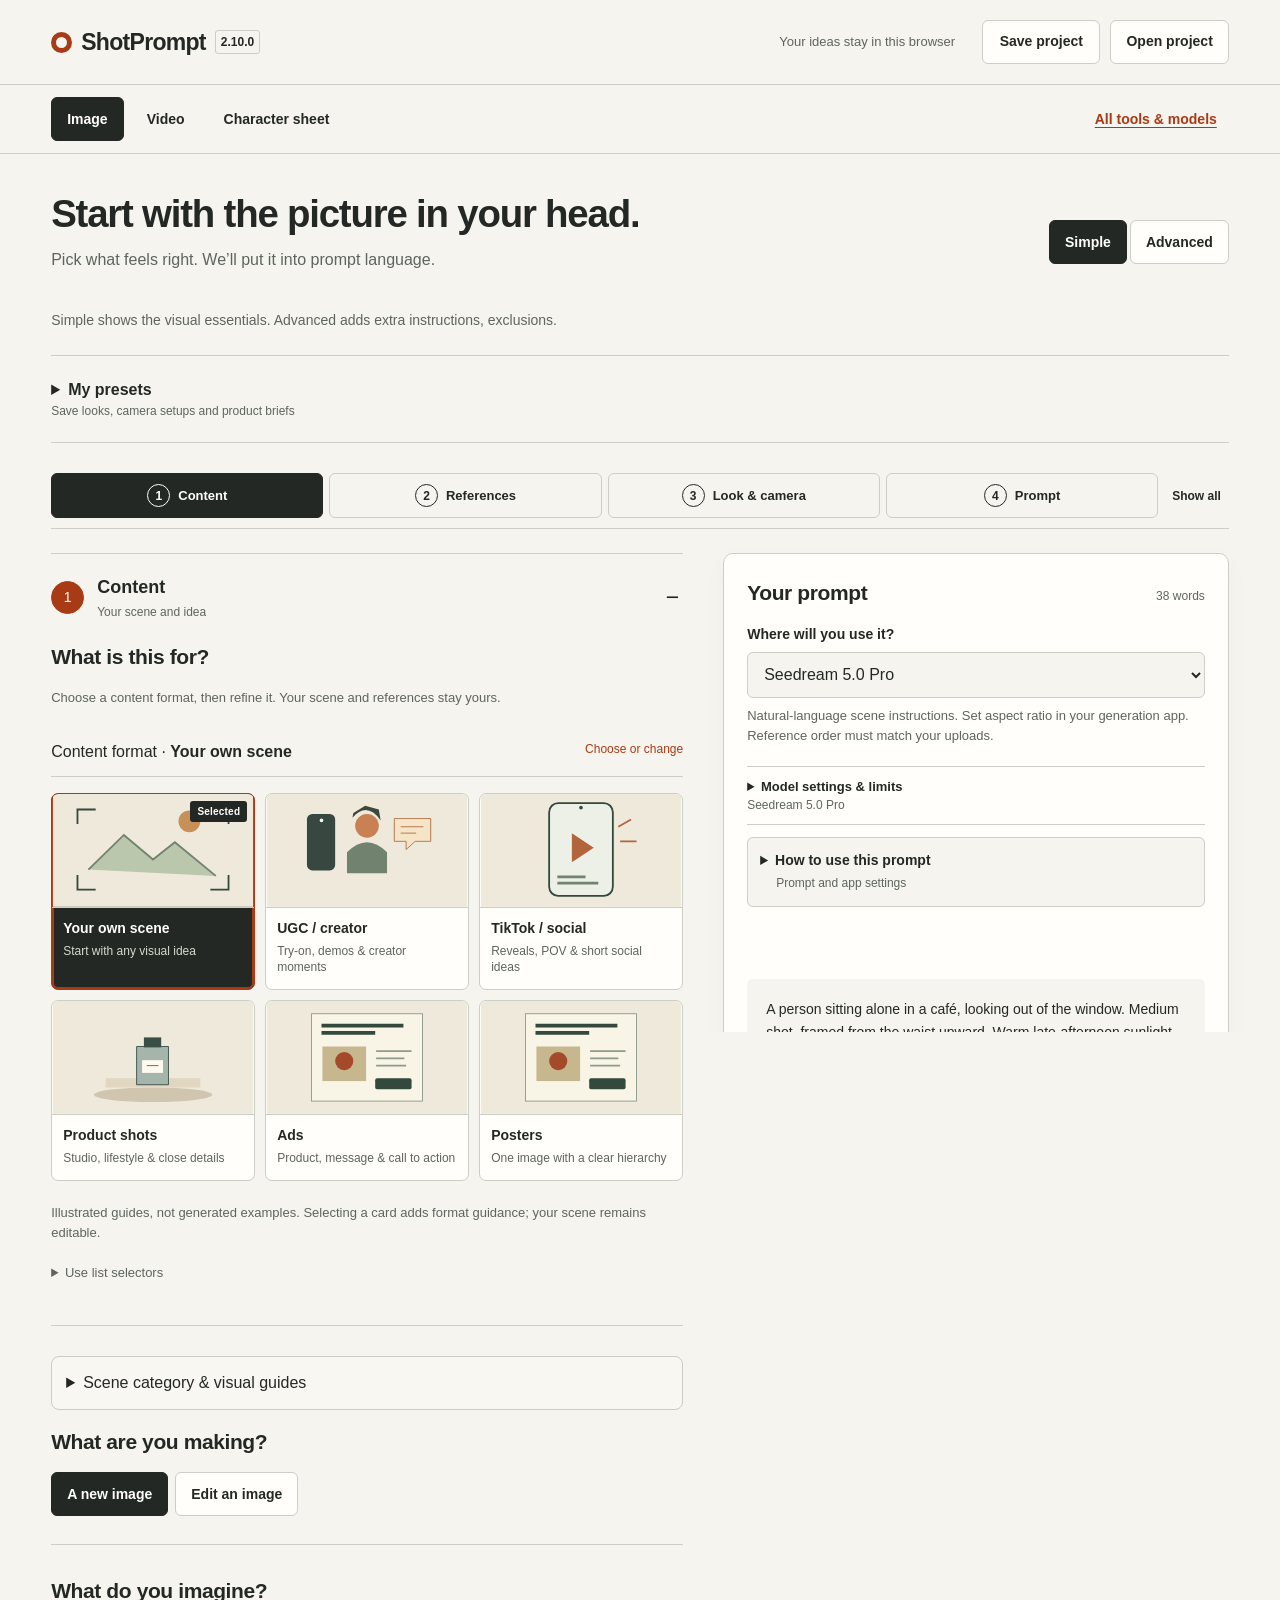
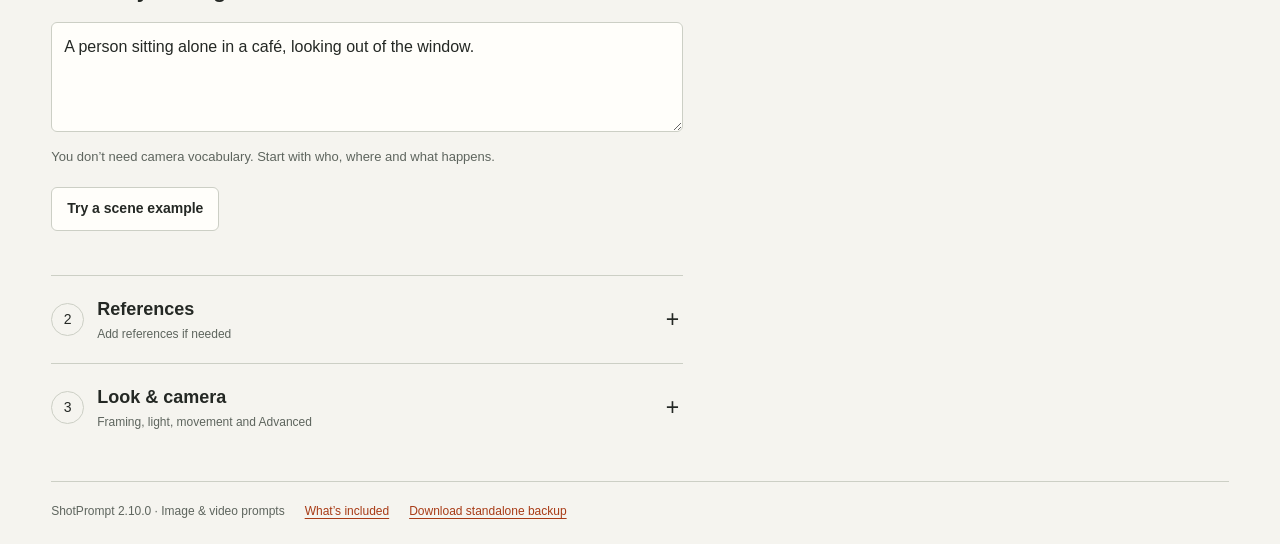
<file: index.html>
<!doctype html>
<html lang="en"><head><meta charset="utf-8"><meta name="viewport" content="width=device-width,initial-scale=1,viewport-fit=cover"><meta name="theme-color" content="#f5f4ef"><meta name="robots" content="noindex,nofollow"><title>ShotPrompt 2.10.0 — Picture it. Build it.</title><link rel="stylesheet" href="style.css?v=2.10.0"></head>
<body><a class="skip" href="#editor">Skip to builder</a><header><a class="brand" href="index.html"><span class="brandmark"></span>ShotPrompt <small>2.10.0</small></a><span class="privacy">Your ideas stay in this browser</span><div class="project-actions" role="group" aria-label="Project files"><button type="button" id="export">Save project</button><button type="button" id="open-project">Open project</button><input id="import" type="file" accept="application/json,.json" hidden aria-label="Choose a project file"></div></header>
<nav aria-label="Builder"><button data-type="image">Image</button><button data-type="video">Video</button><button data-type="sheet">Character sheet</button><a class="tools-nav" href="tools.html">All tools &amp; models</a></nav>
<main><section class="intro"><div><h1 id="heading">Start with the picture in your head.</h1><p id="subtitle">Pick what feels right. We’ll put it into prompt language.</p></div><div class="mode" role="group" aria-label="Control detail"><button id="simple">Simple</button><button id="advanced">Advanced</button></div></section>
<p class="mode-explainer" id="mode-explainer"></p><section id="migration-note" class="help" hidden><p>Your earlier writing project is preserved in this browser. Download its backup for your future project.</p><button id="download-retired">Download archived project</button><button id="dismiss-migration">Dismiss</button></section><nav id="workflow-nav" class="workflow-nav" aria-label="Build your prompt"></nav><div class="workspace"><section id="editor" tabindex="-1" aria-label="Visual builder"></section><aside id="prompt-panel" tabindex="-1" aria-label="Prompt output"><button type="button" id="back-builder" class="back-builder">← Back to builder</button><div class="output-head"><h2>Your prompt</h2><span id="wordcount"></span></div><label for="model">Where will you use it?</label><select id="model"></select><p class="hint" id="profile-note"></p><details id="model-guidance" class="model-guidance"><summary>How to use this prompt <small id="destination-caption"></small></summary><div id="destination-guide"></div></details><div id="mapping"></div><section id="advanced-summary" class="advanced-summary" hidden aria-live="polite"></section><div class="draftbar" id="draftbar" hidden>Your edits are kept. Builder changes are waiting.<button id="rebuild">Use updated builder</button></div><section id="timing-handoff" class="timing-handoff" hidden></section><section id="edit-summary" class="edit-summary" hidden></section><label for="output" class="sr-only">Editable final output</label><p id="prompt-feedback" role="status" aria-live="polite"></p><textarea id="output" spellcheck="false"></textarea><div class="actions"><button class="primary" id="copy">Copy prompt</button><button id="download">Download text</button></div><div id="checks" aria-live="polite"></div><p class="hint">A clearer prompt improves instructions, but cannot guarantee a model follows every detail. Check the actual result.</p></aside></div>
<footer><span>ShotPrompt 2.10.0 · Image & video prompts</span><a href="README.md">What’s included</a><a href="shotprompt-2.10.0.zip" download>Download standalone backup</a></footer></main><dialog id="preset-dialog" aria-labelledby="preset-title"><div id="preset-content"></div><div class="preset-dialog-actions"><button type="button" id="cancel-preset">Keep my current choices</button><button type="button" id="apply-preset" class="primary">Apply this preset</button></div></dialog><div class="mobile-prompt-bar" role="group" aria-label="Prompt shortcuts"><button type="button" id="view-prompt">View prompt</button><button type="button" id="quick-copy" class="primary">Copy prompt</button></div><div id="toast" role="status"></div><script src="composer.js?v=2.10.0"></script><script src="cinema.js?v=2.10.0"></script><script src="timing.js?v=2.10.0"></script><script src="model-data.js?v=2.10.0"></script><script src="review.js?v=2.10.0"></script><script src="editing.js?v=2.10.0"></script><script src="guidance.js?v=2.10.0"></script><script src="content.js?v=2.10.0"></script>
<script src="workflow.js?v=2.10.0"></script><script src="studio.js?v=2.10.0"></script><script src="app.js?v=2.10.0"></script><dialog id="content-dialog" aria-labelledby="content-preview-title"><div id="content-preview"></div><div class="mini-actions"><button id="cancel-content">Cancel</button><button id="apply-content">Apply example</button></div></dialog>
</body></html>
</file>
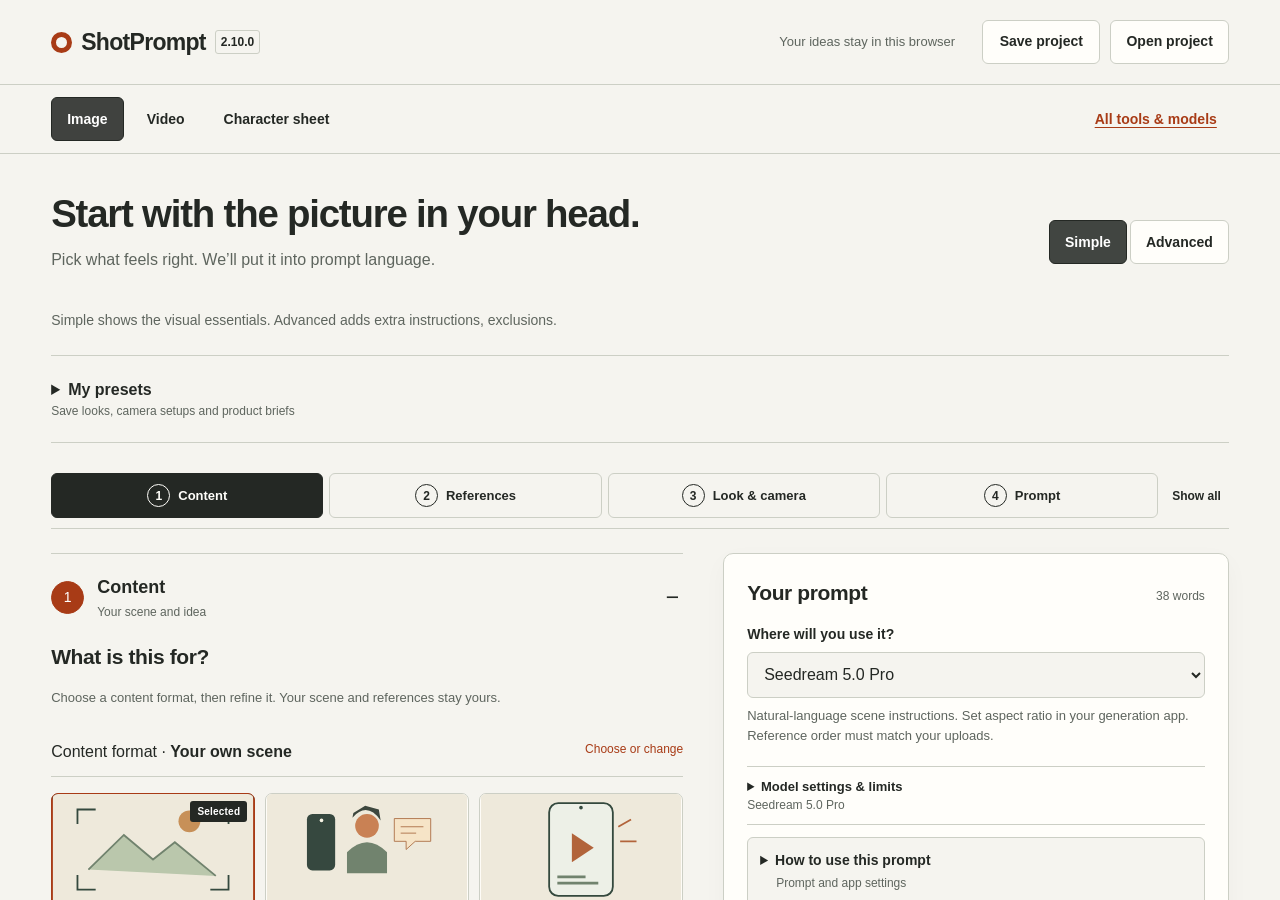
<file: legacy/index.html>
<!doctype html><html lang="en"><head><meta charset="utf-8"><meta name="robots" content="noindex,nofollow"><meta http-equiv="refresh" content="0;url=../index.html"><title>Open ShotPrompt</title></head><body><p>The original workspace has been retired. <a href="../index.html">Open the current ShotPrompt builder</a>.</p></body></html>
</file>
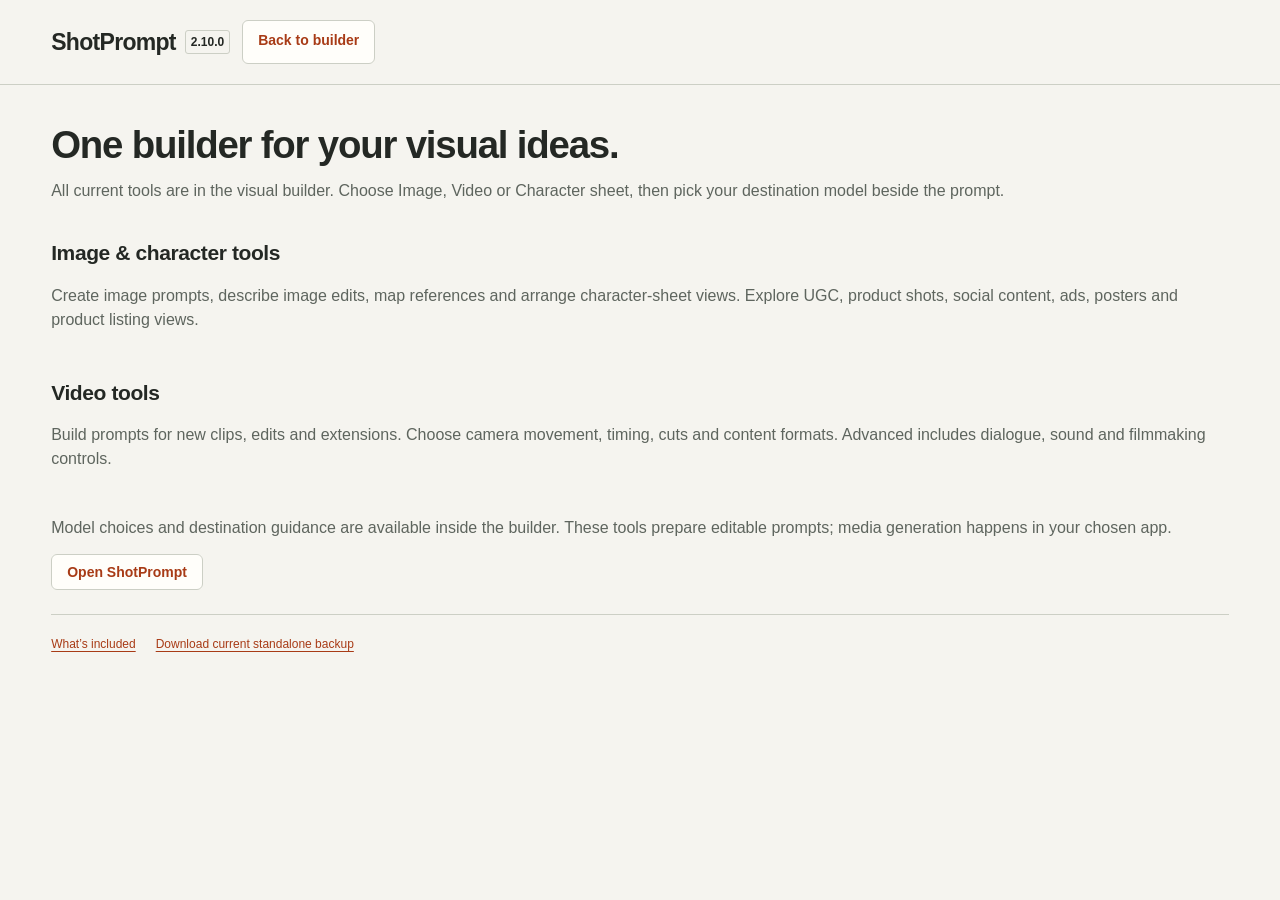
<file: tools.html>
<!doctype html><html lang="en"><head><meta charset="utf-8"><meta name="viewport" content="width=device-width,initial-scale=1"><meta name="robots" content="noindex,nofollow"><title>Tools & models — ShotPrompt 2.10.0</title><link rel="stylesheet" href="style.css?v=2.10.0"></head><body><header><a class="brand" href="index.html">ShotPrompt <small>2.10.0</small></a><a class="button" href="index.html">Back to builder</a></header><main><h1>One builder for your visual ideas.</h1><p>All current tools are in the visual builder. Choose Image, Video or Character sheet, then pick your destination model beside the prompt.</p><section id="image" class="tool-section"><h2>Image & character tools</h2><p>Create image prompts, describe image edits, map references and arrange character-sheet views. Explore UGC, product shots, social content, ads, posters and product listing views.</p></section><section id="video" class="tool-section"><h2>Video tools</h2><p>Build prompts for new clips, edits and extensions. Choose camera movement, timing, cuts and content formats. Advanced includes dialogue, sound and filmmaking controls.</p></section><p>Model choices and destination guidance are available inside the builder. These tools prepare editable prompts; media generation happens in your chosen app.</p><a class="button" href="index.html">Open ShotPrompt</a><footer><a href="README.md">What’s included</a><a href="shotprompt-2.10.0.zip" download>Download current standalone backup</a></footer></main></body></html>
</file>
<file: style.css>
:root{color-scheme:light;--paper:#f5f4ef;--surface:#fffefa;--ink:#242824;--muted:#5e655e;--line:#cccfc5;--accent:#a83b16;--soft:#efe6d8}*{box-sizing:border-box}body{margin:0;background:var(--paper);color:var(--ink);font:16px/1.5 'Segoe UI',sans-serif}::selection{background:#f3c6ac;color:#242824}button,input,textarea,select{font:inherit;color:inherit}button,.button,summary{cursor:pointer}button,.button,select,input,textarea{border:1px solid var(--line);border-radius:6px;background:var(--surface)}button,.button{min-height:44px;padding:9px 15px;font-size:14px;font-weight:600;text-decoration:none}@media(hover:hover) and (pointer:fine){button:hover,.button:hover{background:#eaece4}}button:disabled{opacity:.45;cursor:not-allowed}button[aria-pressed=true]{background:var(--ink);color:white;border-color:var(--ink)}button.primary{background:var(--accent);border-color:var(--accent);color:white}button.primary:hover{background:#873011}:focus-visible{outline:3px solid var(--accent);outline-offset:3px}header{display:flex;align-items:center;gap:12px;padding:20px 4%;border-bottom:1px solid var(--line)}.brand{display:flex;align-items:center;gap:9px;font-size:23px;font-weight:700;color:var(--ink);text-decoration:none;letter-spacing:-.7px}.brand small{font-size:12px;letter-spacing:0;border:1px solid var(--line);padding:2px 5px;border-radius:3px}.brandmark{width:21px;height:21px;border:5px solid var(--accent);border-radius:50%}.privacy{margin-left:auto;margin-right:15px;color:var(--muted);font-size:13px}nav{display:flex;gap:7px;padding:12px 4%;border-bottom:1px solid var(--line);overflow:auto}nav button{border-color:transparent;white-space:nowrap;background:transparent}main{max-width:1510px;margin:auto;padding:38px 4% 24px}.intro{display:flex;align-items:center;justify-content:space-between;gap:24px;margin-bottom:30px}h1{font-size:clamp(27px,3vw,39px);line-height:1.15;letter-spacing:-1.2px;font-weight:650;margin:0 0 12px}p{margin:8px 0 20px;color:var(--muted)}h2{font-size:21px;font-weight:650;margin:0 0 15px;letter-spacing:-.4px}h3{font-size:16px;margin:0 0 8px}.mode{display:flex;gap:3px;flex-shrink:0}.workspace{display:grid;grid-template-columns:minmax(0,1.25fr) minmax(330px,1fr);gap:40px;align-items:start}#editor{min-width:0}.block{margin-bottom:30px;padding-bottom:28px;border-bottom:1px solid var(--line)}.block:last-child{border:0}.hint{font-size:13px;line-height:1.55;color:var(--muted)}label{display:block;font-size:14px;font-weight:600;margin-bottom:7px}input,select,textarea{width:100%;padding:11px 12px;min-height:46px;caret-color:var(--accent)}textarea{resize:vertical;line-height:1.65}input,textarea{background:var(--surface)}input::placeholder,textarea::placeholder{color:#686d65}#idea{min-height:110px}.choices{display:grid;grid-template-columns:repeat(4,minmax(0,1fr));gap:9px}.choices button{padding:8px 6px 12px;min-width:0;text-align:left;display:flex;flex-direction:column;gap:3px;overflow:hidden}.choices button svg{width:100%;height:86px;margin-bottom:6px;border-radius:3px;background:var(--soft);color:#535b50}.choices button[aria-pressed=true] svg{background:#dce0cf;color:#283525}.choices small{font-size:11px;font-weight:400;line-height:1.35;opacity:.85}.choices strong{font-size:13px;font-weight:600;padding:0 3px}.choices small{padding:0 3px}.pills{display:flex;flex-wrap:wrap;gap:7px}.row{display:grid;grid-template-columns:1fr 1fr;gap:14px;margin:15px 0}.field{margin:15px 0}.output-head{display:flex;justify-content:space-between;align-items:baseline}#wordcount{font-size:12px;color:var(--muted)}aside{background:var(--surface);border:1px solid var(--line);border-radius:10px;padding:23px;position:sticky;top:18px;min-width:0;box-shadow:0 8px 25px #24282408}aside select{background:var(--paper)}#output{min-height:365px;border-color:transparent;background:var(--paper);font-size:14px;padding:18px;margin:6px 0 13px}.actions{display:flex;gap:9px}.actions .primary{flex:1}#checks{font-size:13px;margin-top:20px}#checks ul{padding-left:20px;color:#8a3416}#checks li{margin-bottom:8px}.ok{color:#36533b}.draftbar{background:#fff0d9;padding:12px;font-size:13px;border-radius:5px;margin-bottom:10px}.draftbar button{margin-top:8px;display:block}#mapping{font-size:12px;background:var(--paper);border-radius:4px;overflow-wrap:anywhere}#mapping:not(:empty){padding:10px;margin-bottom:12px}#mapping p{margin:2px 0;color:var(--ink)}.reference,.frame{border-bottom:1px solid var(--line);padding:15px 0}.reference input{min-width:0}.reference .row{margin:8px 0}.thumbnail{width:62px;height:62px;object-fit:cover;float:left;margin:4px 12px 8px 0;border-radius:4px}.panel-grid{display:grid;grid-template-columns:1fr 1fr;gap:10px}.panel{background:var(--soft);padding:14px;border-radius:5px}.panel svg{height:90px;width:100%;color:#535b50}.panel label{margin-top:6px}.frame-head{display:flex;align-items:center;justify-content:space-between;gap:8px;margin-bottom:10px}.frame-head span{font-size:13px;color:var(--muted)}.frame-controls{display:flex;gap:5px}.frame-controls button{padding:8px 12px}footer{display:flex;gap:20px;flex-wrap:wrap;align-items:start;font-size:12px;color:var(--muted);border-top:1px solid var(--line);margin-top:30px;padding-top:20px}a{color:var(--accent);text-underline-offset:3px}footer details{margin-left:auto;max-width:370px}#toast{position:fixed;bottom:24px;left:50%;transform:translateX(-50%);background:var(--ink);color:white;padding:12px 22px;border-radius:5px;display:none;z-index:10;max-width:90vw}#toast.on{display:block}.sr-only,.skip{position:absolute;width:1px;height:1px;overflow:hidden;clip-path:inset(50%)}.skip:focus{width:auto;height:auto;clip-path:none;z-index:20;background:white;padding:10px}.help{padding:14px;background:#e9ece0;font-size:13px;border-radius:5px}.help p{margin:0}.disabled-note{color:#8a3416}.mini-actions{display:flex;gap:8px;margin-top:12px;flex-wrap:wrap}@media(min-width:1450px){#output{min-height:440px}}@media(max-width:1000px){.workspace{gap:22px;grid-template-columns:minmax(0,1fr) minmax(300px,.9fr)}.choices{grid-template-columns:repeat(2,minmax(0,1fr))}.privacy{display:none}header .brand{margin-right:auto}.intro{align-items:start}h1{max-width:440px}}@media(max-width:720px){header{flex-wrap:wrap;padding:16px 5%;gap:8px}.brand{width:100%;margin-bottom:5px}.workspace{grid-template-columns:1fr}.intro{display:block}.mode{margin-top:18px}main{padding:26px 5%}.intro h1{max-width:100%}aside{position:static;padding:18px}.choices{grid-template-columns:repeat(2,minmax(0,1fr))}.choices button svg{height:100px}.row{gap:9px}footer details{margin-left:0}#output{min-height:320px}.actions{flex-wrap:wrap}nav{padding-left:5%}nav button{padding:8px 11px}}@media(prefers-reduced-motion:no-preference){button{transition:background-color 120ms ease-out}button:active{transform:translateY(1px)}}

.tools-nav{white-space:nowrap;align-self:center;margin-left:auto;padding:9px 12px;font-size:14px;font-weight:600}.tool-access{display:flex;gap:12px;justify-content:space-between;flex-wrap:wrap;padding:14px 0 20px;font-size:13px}.mode-explainer{font-size:14px;margin:-12px 0 24px;max-width:75ch}.advanced-controls{background:#fff0dc;border:1px solid #bd8e5a!important;border-radius:8px;padding:20px;scroll-margin-top:20px}.advanced-badge{display:inline-block;vertical-align:middle;font-size:11px;letter-spacing:0;background:#713e16;color:white;border-radius:4px;padding:3px 7px;margin-left:6px}.advanced-summary{background:#fff0dc;border:1px solid #bd8e5a;padding:12px;border-radius:6px;margin:14px 0;font-size:13px;overflow-wrap:anywhere}.advanced-summary h3{font-size:14px}.advanced-summary ul{padding-left:18px;margin:6px 0}.advanced-summary li{margin:6px 0}mark{background:#f6dab2;color:#4e2c10;padding:1px 2px}.panel-slots{margin-top:16px}.panel.omitted{background:#eeeee9;border:1px dashed #a7aba0}.empty-panel{height:90px;display:grid;place-content:center;color:#62685d;font-size:13px}.layout-preview{display:grid;gap:5px;max-width:500px;aspect-ratio:16/9;background:#555d51;padding:5px}.layout-preview:empty{display:none}.layout-preview>div{background:#f0ede4;display:flex;flex-direction:column;align-items:center;justify-content:center;text-align:center;padding:10px;min-width:0}.layout-preview strong{font-size:13px}.layout-preview small{font-size:11px;color:#51584b}.tool-table{width:100%;border-collapse:collapse}.tool-table th,.tool-table td{text-align:left;padding:16px 12px;border-bottom:1px solid var(--line);vertical-align:top}.tool-table th{font-size:14px}.tool-table td{font-size:14px}.tool-table a{display:inline-block;min-height:44px;padding-top:10px}.tool-section{margin:34px 0 45px;scroll-margin-top:20px}.tool-table td:first-child{width:32%}.library-note{max-width:75ch}.return-bar{padding:14px;background:#e9ece0;border-radius:5px}.tools-nav:focus-visible{outline:3px solid var(--accent)}@media(max-width:720px){.tools-nav{margin-left:0}.tool-table th,.tool-table td{padding:12px 6px}.tool-table td:first-child{width:38%}.mode-explainer{margin-top:0}.layout-preview{aspect-ratio:auto;min-height:180px}.layout-preview>div{padding:8px 4px}.layout-preview strong{font-size:11px}.layout-preview small{font-size:10px}}


/* Matching native buttons avoid form-label margins shifting the file controls. */
.project-actions{display:grid;grid-template-columns:repeat(2,minmax(0,1fr));align-items:stretch;gap:10px}
.project-actions>button{display:inline-flex;align-items:center;justify-content:center;min-height:44px;margin:0;line-height:1.4;white-space:nowrap}
@media(max-width:720px){header .project-actions{width:100%}.project-actions>button{width:100%}}

.ref-actions{display:flex;gap:6px;flex-wrap:wrap}.reference .frame-head{flex-wrap:wrap}.base-image-note{background:#e9ece0;color:#30412d;padding:9px 12px;border-radius:5px;font-size:13px;font-weight:600}#mapping h3{font-size:14px}#mapping .hint{margin:5px 0 10px}@media(max-width:720px){.reference .frame-head{align-items:flex-start}.ref-actions button{padding:8px 10px}}

/* Compact references retain their mapping when closed. */
details.reference{border:1px solid var(--line);border-radius:7px;padding:0;margin:12px 0;background:var(--surface)}
.reference>summary{padding:13px 15px;overflow-wrap:anywhere;font-size:14px;font-weight:650;min-height:48px}
.reference>summary small{display:block;margin:3px 0 0 17px;font-size:12px;font-weight:400;color:var(--muted)}
.reference[open]>summary{border-bottom:1px solid var(--line)}
.reference[open]>summary small{display:none}
.reference-body{padding:15px}
.reference-body::after{content:"";display:block;clear:both}
.reference-body h3{overflow-wrap:anywhere}
.mobile-prompt-bar,.back-builder{display:none}
#prompt-panel,#editor{scroll-margin-top:18px}
#prompt-panel:focus,#editor:focus{outline:none}
@media(max-width:720px){
 body{padding-bottom:calc(82px + env(safe-area-inset-bottom,0px))}
 header{padding-top:12px;padding-bottom:12px}
 nav{display:grid;grid-template-columns:1fr 1fr 1.35fr;gap:4px;overflow:visible;padding:8px 5%}
 nav button{padding:8px 4px;font-size:13px;min-width:0}
 nav .tools-nav{grid-column:1/-1;padding:5px 0;font-size:13px;justify-self:end}
 main{padding-top:22px}
 .intro{margin-bottom:16px}
 h1{font-size:28px;letter-spacing:-.8px}
 .intro p{font-size:14px;margin-bottom:12px}
 .mode{margin-top:12px}
 .mode-explainer{font-size:12px;margin-bottom:15px}
 .tool-access{padding:0 0 16px;gap:4px;font-size:12px}
 .block{margin-bottom:22px;padding-bottom:22px}
 .choices button svg{height:76px}
 h2{font-size:19px}
 input,textarea,select{font-size:16px}
 .reference-body{padding:12px}
 .reference-body .row{grid-template-columns:1fr}
 .mobile-prompt-bar{display:flex;gap:10px;position:fixed;bottom:0;left:0;right:0;padding:10px 5% calc(10px + env(safe-area-inset-bottom,0px));background:var(--surface);border-top:1px solid var(--line);z-index:8}
 .mobile-prompt-bar button{flex:1;min-height:46px}
 .back-builder{display:inline-flex;margin-bottom:16px}
 #toast{bottom:calc(84px + env(safe-area-inset-bottom,0px))}
}

/* Scene and look samples are code-drawn diagrams, not generated assets. */
.scene-choices{display:grid;grid-template-columns:repeat(4,minmax(0,1fr));gap:9px}
.scene-choices button,.look-choices button{padding:9px;text-align:left;min-width:0;display:flex;flex-direction:column;gap:4px}
.scene-choices svg{width:100%;height:65px;color:#68705f}
.scene-choices button[aria-pressed=true] svg{color:#e8d0a6}
.scene-choices strong,.look-choices strong{font-size:13px}
.scene-choices small{font-size:11px;font-weight:400;line-height:1.4;opacity:.8}
.look-choices{display:grid;grid-template-columns:repeat(3,minmax(0,1fr));gap:9px}
.look-sample{display:block;width:100%;height:78px;background:#e8dfc9;color:#646f51;border:1px solid #aaa68f;overflow:hidden}
.look-sample svg{height:100%;width:100%;fill:#d0d3b5;stroke-width:1.8}
.look-cinema{background:#283d40;color:#eebd75}.look-cinema svg{fill:#526760}
.look-photo{background:#e8e6da;color:#586556}.look-photo svg{fill:#c0c7ac;stroke-width:1}
.look-commercial{background:#fff5de;color:#93542f}.look-commercial svg{fill:#e6ba87}
.look-illustration{background:#fff4e0;color:#9b502f}.look-illustration svg{fill:none;stroke-width:3;stroke-dasharray:4 1}
.look-render{background:#cec9e0;color:#665a85}.look-render svg{fill:#a99cce;stroke-width:4;stroke-linejoin:round}
.look-documentary{background:#c9c6bc;color:#4d5149}.look-documentary svg{fill:#a4a99a}
.look-film{background:#d8cbb0;color:#70634a}.look-film svg{fill:#b5ac8d;stroke-dasharray:1 1}
.look-anime{background:#d1e5ee;color:#384e75}.look-anime svg{fill:#8faebf;stroke-width:3}
.look-editorial{background:#f4e9e0;color:#564c47}.look-editorial svg{fill:#d8bdb0}
@media(max-width:1000px){.scene-choices{grid-template-columns:repeat(2,minmax(0,1fr))}}
@media(max-width:720px){.look-choices{grid-template-columns:repeat(2,minmax(0,1fr))}.scene-choices svg{height:52px}.look-sample{height:68px}}

.shot-scene{display:grid;place-items:center;width:100%;height:110px;overflow:hidden;background:var(--soft)}
.shot-scene svg{width:60%;height:80%!important;flex-shrink:0}
.shot-medium svg{width:90%;height:110%!important}
.shot-close svg{width:145%;height:160%!important}
.shot-detail svg{width:230%;height:250%!important}
.choices button[aria-pressed=true] .shot-scene{background:#dce0cf;color:#283525}
@media(max-width:720px){.shot-scene{height:76px}}

.starting-points,.visual-guide{border:1px solid var(--line);border-radius:7px;margin:0 0 16px;padding:14px;background:var(--surface)}
.starting-points>summary,.visual-guide>summary{font-size:15px;font-weight:650;min-height:44px}
.starting-points>summary small,.visual-guide>summary small{display:block;color:var(--muted);font-size:12px;font-weight:400;margin:3px 0 0 17px}
.starting-points[open]>summary,.visual-guide[open]>summary{margin-bottom:15px}
.preset-grid{display:grid;grid-template-columns:repeat(2,minmax(0,1fr));gap:9px}
.preset-grid button{display:flex;flex-direction:column;text-align:left;gap:5px;min-width:0}
.preset-grid svg{height:52px;width:100%;color:#657057}
.preset-grid small{font-weight:400;font-size:12px;color:var(--muted)}
.undo-preset:not([hidden]){display:block;margin:0 0 16px}
.guide-tabs{display:flex;flex-wrap:wrap;gap:6px;margin:0 0 18px}
.guide-tabs button{font-size:12px;padding:8px 10px}
.guide-diagrams{display:grid;grid-template-columns:repeat(2,minmax(0,1fr));gap:12px;margin:14px 0}
.guide-diagrams figure{margin:0;min-width:0}
.guide-diagrams svg{width:100%;display:block}
.guide-diagrams figcaption{font-size:12px;font-weight:600;margin-top:5px}
#guide-content p{font-size:14px;margin-bottom:12px}
#preset-dialog{width:min(620px,92vw);max-height:85dvh;padding:24px;border:1px solid var(--line);border-radius:10px;background:var(--surface);color:var(--ink);overflow:auto}
#preset-dialog::backdrop{background:#24282499}
#preset-dialog p{font-size:14px}
.preset-changes{font-size:13px;margin:12px 0 20px}
.preset-changes>div{padding:10px 0;border-bottom:1px solid var(--line);display:grid;grid-template-columns:140px minmax(0,1fr);gap:12px}
.preset-changes dt{font-weight:650;text-transform:capitalize}
.preset-changes dd{margin:0;overflow-wrap:anywhere}
.preset-dialog-actions{display:flex;gap:10px;flex-wrap:wrap;position:sticky;bottom:-24px;background:var(--surface);padding:15px 0}
.preset-dialog-actions button{flex:1}
@media(max-width:720px){#preset-dialog{padding:18px}.preset-changes>div{grid-template-columns:1fr;gap:3px}.preset-dialog-actions{bottom:-18px}.preset-dialog-actions button{font-size:13px}.guide-tabs{gap:4px}.guide-tabs button{padding:7px 8px}}

.model-guidance{border:1px solid var(--line);border-radius:6px;padding:12px;margin:12px 0 18px;background:var(--paper)}
.model-guidance>summary{font-size:14px;font-weight:650;min-height:44px}
.model-guidance>summary small{display:block;font-size:12px;font-weight:400;color:var(--muted);margin:3px 0 0 16px}
#destination-guide{font-size:13px;overflow-wrap:anywhere}
#destination-guide h3{font-size:14px;margin-top:18px}
#destination-guide ul{padding-left:19px}
#destination-guide li{margin:8px 0}
.catalog-facts{padding:10px;background:var(--surface);border:1px solid var(--line);border-radius:5px}
.catalog-facts p{font-size:12px;margin:6px 0;overflow-wrap:anywhere}
#checks li{padding:12px 0;border-bottom:1px solid var(--line)}
#checks li p{color:var(--ink);font-size:13px;margin:6px 0}
.review-scope{font-size:11px;font-weight:650;color:#62442d;background:#f4e5d1;border-radius:3px;padding:2px 6px}
.review-note{font-size:12px;margin:8px 0 14px}
.review-evidence{display:block;color:var(--muted);font-size:12px;overflow-wrap:anywhere;margin:7px 0}
.review-link{display:block;font-size:12px;min-height:44px;margin-top:7px;color:var(--accent)}

/* Expanded setup instructions must scroll naturally on shorter desktop screens. */
aside:has(#model-guidance[open]){position:static}

.edit-source-intro{margin:10px 0 14px}.edit-step{display:inline-block;font-size:11px;letter-spacing:.08em;font-weight:700;margin-bottom:8px}
.edit-pair{display:grid;grid-template-columns:1fr 1fr;gap:12px}
.edit-change,.edit-keep{padding:15px;border:1px solid var(--line);border-radius:7px;background:var(--surface);min-width:0}
.edit-change{border-top:3px solid var(--accent)}.edit-keep{border-top:3px solid #667c59}
.edit-pair .field{margin:0}.edit-pair textarea{min-height:160px}.edit-pair .hint{margin:12px 0 0}
.edit-summary{padding:15px;border:1px solid var(--line);border-radius:6px;margin:15px 0;background:var(--paper)}
.edit-summary h3{font-size:15px}.edit-summary dl{font-size:13px;margin:12px 0}
.edit-summary dt{font-weight:700;margin-top:12px}.edit-summary dd{margin:3px 0 0;overflow-wrap:anywhere;white-space:pre-wrap}
.edit-summary .hint{margin-bottom:8px}.edit-manual{padding:9px;background:#fff0dc;font-size:12px;color:#653e21}
@media(max-width:1000px){.edit-pair{grid-template-columns:1fr}}

.timing-controls{scroll-margin-top:20px}.timing-controls>.pills{margin-bottom:16px}
.timing-strip{display:flex;flex-wrap:wrap;gap:6px;margin:12px 0}
.timing-strip span{background:#e5e9dc;color:#35472e;border:1px solid #bdc8b0;border-radius:4px;padding:5px 8px;font-size:12px;overflow-wrap:anywhere}
.beat-card{padding:16px;margin:14px 0;background:var(--surface);border:1px solid var(--line);border-left:3px solid #667c59;border-radius:6px}
.beat-card h3{font-size:16px}.beat-card textarea{min-height:100px}
.timing-handoff{padding:14px;margin:15px 0;border:1px solid var(--line);border-radius:6px;background:var(--paper);font-size:12px;overflow-wrap:anywhere}
.timing-handoff h3{font-size:14px}.timing-handoff ul{padding-left:18px}.timing-handoff li{margin:8px 0}
@media(max-width:720px){.beat-card{padding:12px}.beat-card .frame-head{flex-wrap:wrap}.beat-card .ref-actions button{padding:8px 10px;font-size:12px}}

.coverage-grid,.render-grid{display:grid;grid-template-columns:repeat(3,minmax(0,1fr));gap:9px;margin:12px 0 18px}
.coverage-grid button,.render-grid button{display:flex;flex-direction:column;gap:6px;padding:9px;min-width:0;text-align:left}
.coverage-grid svg,.render-grid svg{width:100%;height:82px;background:#ede9dd;color:#657257;border-radius:3px}
.coverage-grid strong,.render-grid strong{font-size:12px}
.coverage-grid button[aria-pressed=true] svg,.render-grid button[aria-pressed=true] svg{background:#dde3d3;color:#31452c}
.render-grid{grid-template-columns:repeat(4,minmax(0,1fr))}
.cinema-advanced{background:#fff0dc;border:1px solid #bd8e5a;border-radius:7px;padding:15px;margin-top:18px}
.cinema-advanced h3{margin-top:12px}.cinema-advanced select{margin-bottom:12px}
@media(max-width:1000px){.coverage-grid,.render-grid{grid-template-columns:repeat(2,minmax(0,1fr))}}
@media(max-width:720px){.coverage-grid svg,.render-grid svg{height:65px}}

/* Contextual options and live prompt feedback */
.rendering-options{margin-top:18px;padding:16px;border-left:3px solid var(--accent,#ae3d17);background:#eeeae2}.rendering-options h3{margin-top:0}
#prompt-feedback{min-height:2.8em;margin:8px 0;font-size:14px;color:#34654b}
#output{transition:border-color .15s,box-shadow .15s}
#prompt-panel[data-feedback="updated"] #output{border-color:#42785b;box-shadow:0 0 0 3px #42785b35}
#prompt-panel[data-feedback="queued"] #output{border-color:#a66b20;box-shadow:0 0 0 3px #a66b2030}
#prompt-panel[data-feedback="queued"] #prompt-feedback{color:#87551a}
@media(prefers-reduced-motion:reduce){#output{transition:none}}

.content-controls{border-top:0}.content-controls>h2{margin-top:0}.content-brief,.content-help,.content-scene-settings,.content-map{border:1px solid #c9cdc4;border-radius:8px;padding:14px;margin:16px 0;background:#f8f7f2}.content-controls select{max-width:100%}.format-caption{border-left:3px solid #ac3d16;padding:10px 14px;background:#eeeae2}.content-controls .mini-actions{flex-wrap:wrap}.content-map p{overflow-wrap:anywhere}#content-dialog{width:min(640px,calc(100% - 32px));max-height:85dvh;overflow:auto;border:1px solid #aaa;border-radius:12px;padding:24px}#content-dialog::backdrop{background:#18201980}.content-scene-settings>.block{margin-bottom:0}

.content-brief summary small{display:block;margin-top:4px;color:#62695f}.content-controls label{margin-top:14px}

/* Visual format picker and a navigable, non-destructive workflow. */
.workflow-nav{position:sticky;top:0;z-index:15;margin:0 0 24px;padding:10px 0;background:var(--paper);gap:6px;overflow:visible;display:grid;grid-template-columns:repeat(4,minmax(0,1fr)) auto;border-bottom:1px solid var(--line)}.workflow-nav button{display:flex;gap:8px;align-items:center;justify-content:center;white-space:normal;padding:10px 8px;font-size:13px;border:1px solid var(--line)}.workflow-nav button>span{display:grid;place-items:center;border:1px solid currentColor;border-radius:50%;width:23px;height:23px;flex-shrink:0;font-size:12px}.workflow-nav button[aria-current=step]{background:var(--ink);color:var(--surface);border-color:var(--ink)}.workflow-nav #workflow-expand{font-size:12px;background:transparent;border:0}.workflow-stage{border-top:1px solid var(--line);scroll-margin-top:90px}.workflow-stage>summary{display:flex;align-items:center;gap:13px;list-style:none;padding:20px 0;position:relative;padding-right:28px}.workflow-stage>summary::-webkit-details-marker{display:none}.workflow-stage>summary:after{content:'+';position:absolute;right:4px;font-size:23px;font-weight:400}.workflow-stage[open]>summary:after{content:'−'}.stage-number{display:grid;place-items:center;flex-shrink:0;width:33px;height:33px;border:1px solid var(--line);border-radius:50%;font-size:14px}.workflow-stage[open] .stage-number{background:var(--accent);color:white;border-color:var(--accent)}.workflow-stage>summary strong{display:block;font-size:18px}.workflow-stage>summary small{display:block;font-size:12px;font-weight:400;color:var(--muted);margin-top:2px}.stage-body{padding-bottom:16px}.stage-body>.block:last-child{border:0;margin-bottom:0}.format-browser{margin:12px 0 22px}.format-browser>summary{display:flex;justify-content:space-between;gap:12px;padding:12px 0;border-bottom:1px solid var(--line)}.format-browser>summary small{font-size:12px;color:var(--accent);white-space:nowrap}.format-cards,.variant-cards{display:grid;grid-template-columns:repeat(3,minmax(0,1fr));gap:10px;margin-top:16px}.format-cards button,.variant-cards button{position:relative;text-align:left;min-width:0;padding:0 0 13px;overflow:hidden;background:var(--surface);border:1px solid var(--line);border-radius:7px;display:flex;flex-direction:column;align-items:stretch}.format-cards svg,.variant-cards svg{display:block;width:100%;aspect-ratio:220/124;height:auto;border-bottom:1px solid var(--line)}.format-name{display:block;margin:10px 11px 0;font-size:14px;font-weight:650}.format-description{display:block;margin:4px 11px 0;font-size:12px;font-weight:400;line-height:1.4;color:var(--muted)}.format-cards button[aria-pressed=true],.variant-cards button[aria-pressed=true]{box-shadow:inset 0 0 0 2px var(--accent);background:var(--ink);border-color:var(--accent);color:var(--surface)}.format-cards button[aria-pressed=true] .format-description{color:#d5dacd}.chosen-tag{position:absolute;top:7px;right:7px;background:var(--ink);color:#fff;padding:3px 7px;border-radius:3px;font-size:10px;letter-spacing:.2px}.variation-heading{margin-top:22px}.format-list-selectors{font-size:13px;margin:14px 0}.format-list-selectors>summary{color:var(--muted)}#prompt-panel{scroll-margin-top:90px}aside{top:90px}.format-browser svg{pointer-events:none}
@media(max-width:720px){.workflow-nav{grid-template-columns:repeat(4,minmax(0,1fr));gap:4px;padding:7px 0;margin-bottom:14px}.workflow-nav button{flex-direction:column;gap:4px;font-size:11px;line-height:1.2;padding:7px 3px;min-height:62px}.workflow-nav #workflow-expand{grid-column:1/-1;min-height:28px;padding:3px}.workflow-nav button>span{width:20px;height:20px;font-size:10px}.format-cards,.variant-cards{grid-template-columns:repeat(2,minmax(0,1fr));gap:9px}.format-name{font-size:13px;margin:9px 9px 0}.format-description{font-size:11px;margin:4px 9px 0}.workflow-stage{scroll-margin-top:118px}.workflow-stage>summary{padding:16px 25px 16px 0}.stage-body{padding-bottom:14px}.workflow-stage>summary strong{font-size:17px}#prompt-panel{scroll-margin-top:118px}}

/* Combined workflow release: touch-safe forms and reusable local presets. */
button,a,summary{touch-action:manipulation}button{user-select:none;-webkit-user-select:none;-webkit-tap-highlight-color:transparent}input:disabled{background:var(--soft);color:var(--muted)}.personal-presets{border-block:1px solid var(--line);padding:12px 0;margin-bottom:20px}.personal-presets>summary,.model-support>summary{padding:10px 0;min-height:44px;font-weight:600}.personal-presets summary small,.model-support summary small{display:block;color:var(--muted);font-size:12px;font-weight:400}.personal-list{margin:16px 0}.personal-list>div{display:flex;align-items:center;gap:8px;border-top:1px solid var(--line);padding:12px 0}.personal-list>div>span{flex:1;min-width:0;overflow-wrap:anywhere}.personal-list small{display:block;color:var(--muted);font-size:12px}.model-support{font-size:13px;border-block:1px solid var(--line);margin:12px 0}.model-support dl{margin:8px 0 16px}.model-support dt{font-weight:650;margin-top:12px}.model-support dd{margin:3px 0;overflow-wrap:anywhere}.timing-strip{display:block}.timing-status{font-size:13px;font-weight:600}.timing-bars{display:flex;gap:6px;align-items:stretch}.timing-bars button{flex-basis:0;min-width:44px;display:flex;flex-direction:column;align-items:start;text-align:left;background:var(--soft);overflow:hidden}.timing-bars span{font-size:12px;overflow-wrap:anywhere}.timing-bars small{font-size:11px;max-width:100%;overflow:hidden;text-overflow:ellipsis;white-space:nowrap}.beat-card:focus{outline:3px solid var(--accent);outline-offset:3px}#personal-dialog{width:min(640px,calc(100% - 24px));max-height:85dvh;overflow-y:auto;overscroll-behavior:contain;padding:24px;border:1px solid var(--line);border-radius:10px;background:var(--surface);color:var(--ink)}#personal-dialog::backdrop{background:#24282488}.workspace>*{min-width:0}.review-evidence,dd{overflow-wrap:anywhere}
@media(pointer:coarse){input,textarea,select,#output{font-size:16px}summary{min-height:44px}.ref-actions button,.frame-controls button{min-height:44px}}
@media(max-width:720px){header{padding-top:calc(16px + env(safe-area-inset-top,0px));padding-left:max(5%,env(safe-area-inset-left,0px));padding-right:max(5%,env(safe-area-inset-right,0px))}main{padding-bottom:calc(100px + env(safe-area-inset-bottom,0px))}.personal-presets .row,.beat-card .row,.reference .row{grid-template-columns:1fr}.personal-list>div{flex-wrap:wrap}.personal-list>div>span{flex-basis:100%}.ref-actions{flex-wrap:wrap}.beat-card .frame-head{align-items:start;flex-wrap:wrap}.timing-bars{overflow-x:auto;padding-bottom:6px}.timing-bars button{flex-basis:90px;flex-shrink:0}.workflow-nav #workflow-expand{min-height:44px}.workflow-nav button{font-size:12px}.workflow-nav{position:relative}.workflow-stage,#prompt-panel{scroll-margin-top:20px}#output{font-size:16px;min-height:45svh}dialog{max-height:85dvh;overscroll-behavior:contain;padding-bottom:calc(24px + env(safe-area-inset-bottom,0px))}#toast{bottom:calc(80px + env(safe-area-inset-bottom,0px));z-index:30}.project-actions{display:grid;grid-template-columns:1fr 1fr;width:100%}.project-actions button{min-width:0}.tools-nav{white-space:normal}nav[aria-label=Builder]{flex-wrap:wrap;overflow:visible}button,summary{overflow-wrap:anywhere}}
</file>
